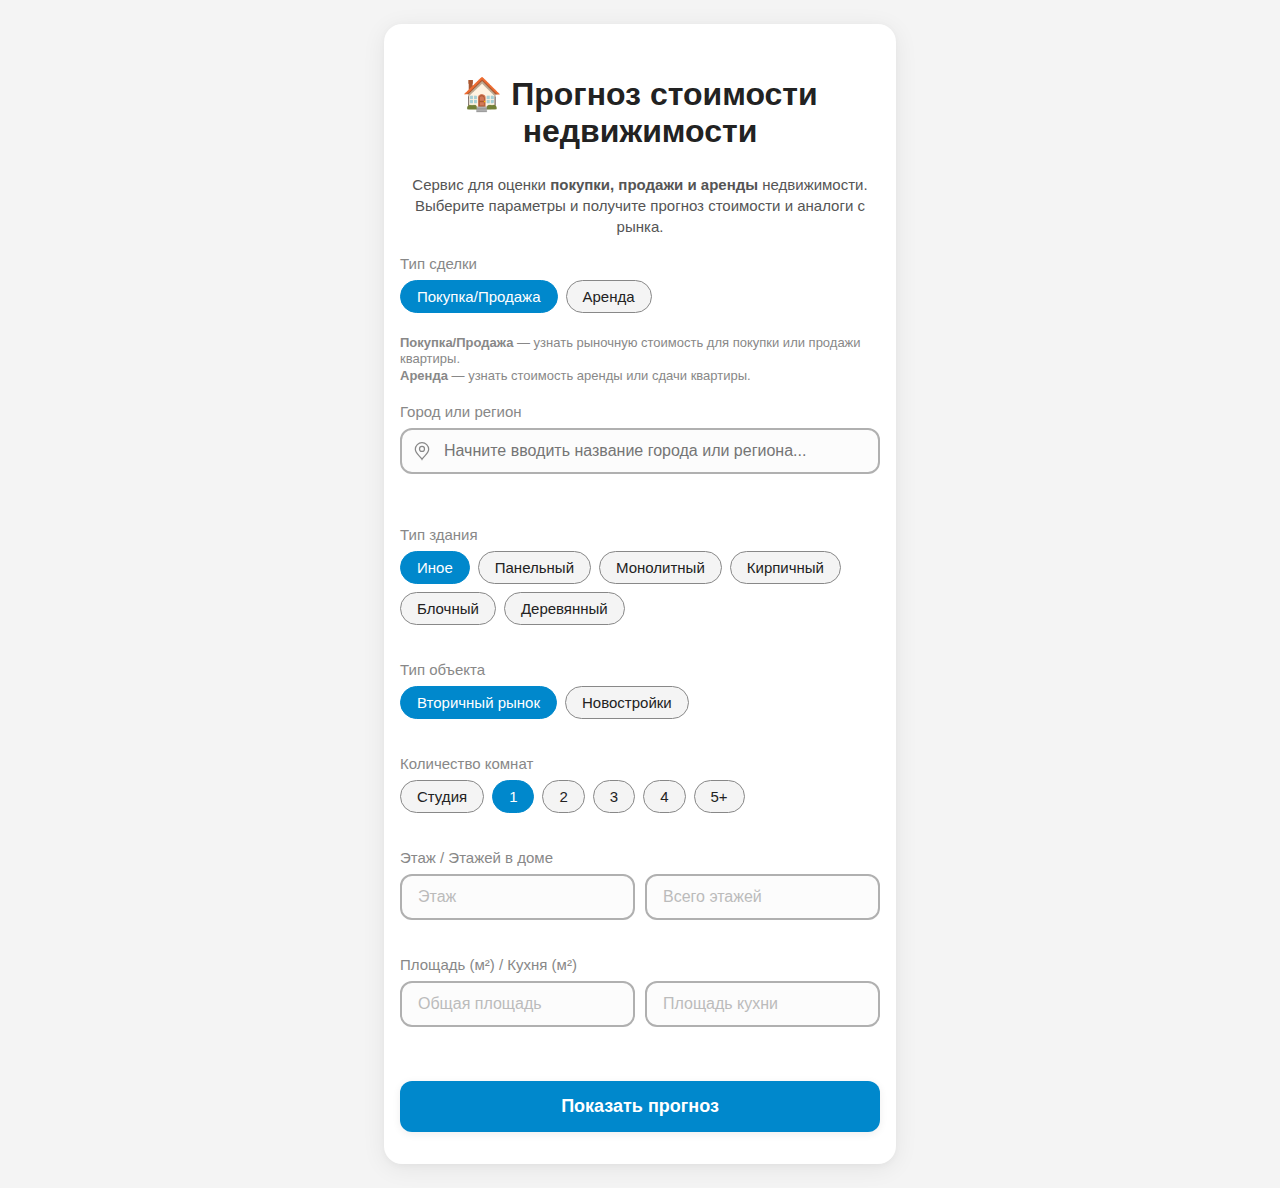
<file: index.html>
<!DOCTYPE html>
<html>
<head>
    <meta charset="UTF-8">
    <meta name="viewport" content="width=device-width, initial-scale=1.0">
    <title>Прогноз стоимости недвижимости</title>
    <style>
        body {
            font-family: -apple-system, BlinkMacSystemFont, 'Segoe UI', Roboto, Arial, sans-serif;
            background: #f4f4f4;
            color: #222222;
            margin: 0;
            padding: 0;
        }
        .container {
            max-width: 480px;
            margin: 24px auto;
            background: #ffffff;
            border-radius: 18px;
            box-shadow: 0 4px 24px 0 rgba(0,0,0,0.07), 0 1.5px 6px 0 rgba(0,0,0,0.03);
            padding: 24px 16px 32px 16px;
        }
        h2 {
            text-align: center;
            margin-bottom: 24px;
            font-size: 2rem;
        }
        .filter-group {
            margin-bottom: 18px;
            position: relative;
        }
        .filter-label {
            font-size: 15px;
            color: #888888;
            margin-bottom: 8px;
            display: block;
        }
        .chip-list {
            display: flex;
            flex-wrap: wrap;
            gap: 8px;
        }
        .chip {
            padding: 7px 16px;
            border-radius: 20px;
            background: #f4f4f4;
            border: 1.5px solid #888888;
            color: #222222;
            font-size: 15px;
            cursor: pointer;
            transition: background 0.15s, border 0.15s, color 0.15s;
            user-select: none;
        }
        .chip.selected {
            background: #0088cc;
            color: #fff;
            border-color: #0088cc;
        }
        .chip-error {
            border-color: #e74c3c !important;
            background: #fff0f0;
        }
        .input-row {
            display: flex;
            gap: 10px;
        }
        .input-row > div { width: 100%; }
        .input-row input {
            flex: 1;
        }
        input[type=number]::-webkit-inner-spin-button,
        input[type=number]::-webkit-outer-spin-button {
            -webkit-appearance: none;
            margin: 0;
        }
        input[type=number] {
            width: 100%;
            padding: 12px 16px;
            border-radius: 12px;
            border: 2px solid #b0b0b0;
            background: #fcfcfc;
            color: #222222;
            font-size: 16px;
            box-sizing: border-box;
            outline: none;
            transition: border 0.25s, box-shadow 0.25s;
            margin-bottom: 0;
        }
        input[type=number]:focus {
            border: 2px solid #0088cc;
            box-shadow: 0 0 0 2px rgba(0,136,204,0.10);
            background: #fff;
        }
        input[type=number]::placeholder {
            color: #bbbbbb;
            opacity: 1;
        }
        .input-error {
            border: 2px solid #e74c3c !important;
            background: #fff0f0;
        }
        .field-error {
            color: #e74c3c;
            font-size: 13px;
            margin-top: 2px;
            min-height: 16px;
        }
        .predict-btn {
            width: 100%;
            padding: 15px;
            background: #0088cc;
            color: #ffffff;
            border: none;
            border-radius: 12px;
            font-size: 18px;
            font-weight: bold;
            box-shadow: 0 2px 8px rgba(0,0,0,0.07);
            cursor: pointer;
            margin-top: 18px;
            transition: background 0.2s, transform 0.1s;
        }
        .predict-btn:active {
            background: #006699;
            transform: scale(0.98);
        }
        .result-block {
            margin-top: 28px;
            text-align: center;
            background: #ffffff;
            border-radius: 14px;
            box-shadow: 0 2px 8px rgba(0,0,0,0.04);
            padding: 18px 10px;
            animation: fadeResult 0.5s;
        }
        @keyframes fadeResult {
            from { opacity: 0; transform: translateY(20px);}
            to   { opacity: 1; transform: translateY(0);}
        }
        .result-price {
            font-size: 30px;
            font-weight: bold;
            color: #0088cc;
            margin-bottom: 8px;
        }
        .result-desc {
            color: #888888;
            font-size: 15px;
        }
        @media (max-width: 600px) {
            .container { padding: 12px 2vw 24px 2vw; }
        }

        /* Стили для единого поиска */
        .location-search-container {
            position: relative;
            margin-bottom: 18px;
        }

        .location-search-input {
            width: 100%;
            padding: 12px 16px 12px 42px;
            border-radius: 12px;
            border: 2px solid #b0b0b0;
            background: #fcfcfc;
            color: #222222;
            font-size: 16px;
            box-sizing: border-box;
            outline: none;
            transition: border 0.25s, box-shadow 0.25s;
        }

        .location-search-input:focus {
            border: 2px solid #0088cc;
            box-shadow: 0 0 0 2px rgba(0,136,204,0.10);
            background: #fff;
        }

        .location-search-icon {
            position: absolute;
            left: 12px;
            top: 50%;
            transform: translateY(-50%);
            pointer-events: none;
            z-index: 2;
        }

        .search-results {
            position: absolute;
            top: 100%;
            left: 0;
            right: 0;
            background: #ffffff;
            border: 2px solid #0088cc;
            border-top: none;
            border-radius: 0 0 12px 12px;
            box-shadow: 0 4px 16px rgba(0,0,0,0.15);
            z-index: 1000;
            max-height: 300px;
            overflow-y: auto;
            display: none;
        }

        .region-group {
            border-bottom: 1px solid #f0f0f0;
        }

        .region-name {
            padding: 12px 16px;
            background: #f8f9fa;
            font-weight: bold;
            color: #555;
            font-size: 14px;
            border-bottom: 1px solid #e9ecef;
        }

        .city-item {
            padding: 12px 16px 12px 32px;
            cursor: pointer;
            font-size: 15px;
            color: #222222;
            transition: background 0.15s, color 0.15s;
            border-bottom: 1px solid #f8f9fa;
        }

        .city-item:hover, .city-item.selected {
            background: #0088cc;
            color: #fff;
        }

        .city-item:last-child {
            border-bottom: none;
        }

        .no-results {
            padding: 16px;
            text-align: center;
            color: #888;
            font-style: italic;
        }

        .selected-location-info {
            margin-top: 8px;
            padding: 12px;
            background: #f8f9fa;
            border-radius: 8px;
            border-left: 4px solid #0088cc;
            display: none;
        }
    </style>
</head>

<body>
    <div class="container">
        <h2>🏠 Прогноз стоимости недвижимости</h2>
        <div style="margin-bottom:18px;color:#555;font-size:15px;text-align:center;line-height:1.4;">
            Сервис для оценки <b>покупки, продажи и аренды</b> недвижимости.<br>Выберите параметры и получите прогноз стоимости и аналоги с рынка.
        </div>

        <!-- Блок выбора типа сделки -->
        <div class="filter-group">
            <span class="filter-label">Тип сделки</span>
            <div class="chip-list" id="deal-type-list"></div>
            <div class="field-error" id="error-deal-type"></div>
            <div style="color:#888;font-size:13px;margin-top:4px;line-height:1.3;">
                <b>Покупка/Продажа</b> — узнать рыночную стоимость для покупки или продажи квартиры.<br>
                <b>Аренда</b> — узнать стоимость аренды или сдачи квартиры.
            </div>
        </div>

        <!-- Единая поисковая строка для локации -->
        <div class="filter-group">
            <span class="filter-label">Город или регион</span>
            <div class="location-search-container">
                <svg class="location-search-icon" width="20" height="20" viewBox="0 0 24 24" fill="none" xmlns="http://www.w3.org/2000/svg">
                    <path d="M12 12.5C13.6569 12.5 15 11.1569 15 9.5C15 7.84315 13.6569 6.5 12 6.5C10.3431 6.5 9 7.84315 9 9.5C9 11.1569 10.3431 12.5 12 12.5Z" stroke="#888" stroke-width="1.5"/>
                    <path d="M12 22C14 18 20 15.4183 20 10C20 5.58172 16.4183 2 12 2C7.58172 2 4 5.58172 4 10C4 15.4183 10 18 12 22Z" stroke="#888" stroke-width="1.5"/>
                </svg>
                <input type="text" id="location-search" class="location-search-input" placeholder="Начните вводить название города или региона..." autocomplete="off">
                <div id="search-results" class="search-results"></div>
            </div>
            <div class="field-error" id="error-location"></div>
            <div id="selected-location-info" class="selected-location-info">
                <div><strong>Выбрано:</strong> <span id="selected-location-text"></span></div>
            </div>
        </div>

        <!-- Блок выбора типа здания -->
        <div class="filter-group">
            <span class="filter-label">Тип здания</span>
            <div class="chip-list" id="building-type-list"></div>
            <div class="field-error" id="error-building-type"></div>
        </div>

        <!-- Блок выбора типа объекта -->
        <div class="filter-group">
            <span class="filter-label">Тип объекта</span>
            <div class="chip-list" id="object-type-list"></div>
            <div class="field-error" id="error-object-type"></div>
        </div>

        <!-- Блок выбора количества комнат -->
        <div class="filter-group">
            <span class="filter-label">Количество комнат</span>
            <div class="chip-list" id="rooms-list"></div>
            <div class="field-error" id="error-rooms"></div>
        </div>

        <!-- Блок ввода этажа и этажности -->
        <div class="filter-group">
            <span class="filter-label">Этаж / Этажей в доме</span>
            <div class="input-row">
                <div>
                    <input type="number" id="level" placeholder="Этаж" min="1" max="20">
                    <div class="field-error" id="error-level"></div>
                </div>
                <div>
                    <input type="number" id="levels" placeholder="Всего этажей" min="1" max="20">
                    <div class="field-error" id="error-levels"></div>
                </div>
            </div>
        </div>

        <!-- Блок ввода площади и площади кухни -->
        <div class="filter-group">
            <span class="filter-label">Площадь (м²) / Кухня (м²)</span>
            <div class="input-row">
                <div>
                    <input type="number" id="area" placeholder="Общая площадь" min="10" max="200">
                    <div class="field-error" id="error-area"></div>
                </div>
                <div>
                    <input type="number" id="kitchen_area" placeholder="Площадь кухни" min="3" max="50">
                    <div class="field-error" id="error-kitchen_area"></div>
                </div>
            </div>
        </div>

        <button class="predict-btn" onclick="calculate()">Показать прогноз</button>
        <div id="result" style="display:none"></div>
    </div>
    <script>
        // --- Категории ---
        const buildingTypes = [
            {label: "Иное", value: 0},
            {label: "Панельный", value: 1},
            {label: "Монолитный", value: 2},
            {label: "Кирпичный", value: 3},
            {label: "Блочный", value: 4},
            {label: "Деревянный", value: 5}
        ];
        const objectTypes = [
            {label: "Вторичный рынок", value: 1},
            {label: "Новостройки", value: 2}
        ];
        const rooms = [
            {label: "Студия", value: -1},
            {label: "1", value: 1},
            {label: "2", value: 2},
            {label: "3", value: 3},
            {label: "4", value: 4},
            {label: "5+", value: 5}
        ];
        const dealTypes = [
            {label: "Покупка/Продажа", value: "sale"},
            {label: "Аренда", value: "rent"}
        ];

        // --- Элементы UI ---
        const locationSearch = document.getElementById('location-search');
        const searchResults = document.getElementById('search-results');
        const selectedLocationInfo = document.getElementById('selected-location-info');
        const selectedLocationText = document.getElementById('selected-location-text');

        let selectedLocation = { type: '', name: '', region: '' };

        // --- Инициализация чипов ---
        let selectedChips = {
            'deal-type-list': null,
            'building-type-list': null,
            'object-type-list': null,
            'rooms-list': null
        };

        function renderChips(list, containerId, single=true) {
            const container = document.getElementById(containerId);
            container.innerHTML = '';
            list.forEach((item, idx) => {
                const chip = document.createElement('div');
                chip.className = 'chip';
                chip.textContent = item.label || item;
                chip.dataset.value = item.value !== undefined ? item.value : item;
                chip.onclick = () => {
                    if (single) {
                        container.querySelectorAll('.chip').forEach(c => c.classList.remove('selected'));
                        chip.classList.add('selected');
                        selectedChips[containerId] = chip.dataset.value;
                    } else {
                        chip.classList.toggle('selected');
                    }
                };
                if (selectedChips[containerId] && chip.dataset.value == selectedChips[containerId]) {
                    chip.classList.add('selected');
                }
                container.appendChild(chip);
            });
        }

        // Инициализация чипов
        renderChips(buildingTypes, 'building-type-list');
        renderChips(objectTypes, 'object-type-list');
        renderChips(rooms, 'rooms-list');
        renderChips(dealTypes, 'deal-type-list');

        // --- Функции для единого поиска ---
        function debounce(func, wait) {
            let timeout;
            return function executedFunction(...args) {
                const later = () => {
                    clearTimeout(timeout);
                    func(...args);
                };
                clearTimeout(timeout);
                timeout = setTimeout(later, wait);
            };
        }

        async function searchLocations(query) {
            if (query.length < 2) {
                searchResults.innerHTML = '';
                searchResults.style.display = 'none';
                return;
            }

            try {
                const response = await fetch(`/api/search-locations?q=${encodeURIComponent(query)}`);
                if (!response.ok) throw new Error('Ошибка поиска');

                const locations = await response.json();
                renderSearchResults(locations);
            } catch (error) {
                console.error('Ошибка поиска локаций:', error);
                searchResults.innerHTML = '<div class="no-results">Ошибка загрузки данных</div>';
                searchResults.style.display = 'block';
            }
        }

        function renderSearchResults(locations) {
            if (!locations || locations.length === 0) {
                searchResults.innerHTML = '<div class="no-results">Ничего не найдено</div>';
                searchResults.style.display = 'block';
                return;
            }

            // Группируем по регионам
            const grouped = {};
            locations.forEach(location => {
                if (location.type === 'region') {
                    if (!grouped[location.value]) {
                        grouped[location.value] = { region: location, cities: [] };
                    }
                } else {
                    if (!grouped[location.region]) {
                        grouped[location.region] = {
                            region: { type: 'region', name: location.region, value: location.region },
                            cities: []
                        };
                    }
                    grouped[location.region].cities.push(location);
                }
            });

            // Сортируем регионы по алфавиту
            const sortedRegions = Object.keys(grouped).sort((a, b) => a.localeCompare(b, 'ru'));

            // Рендерим результаты
            const html = sortedRegions.map(regionName => {
                const group = grouped[regionName];
                // Сортируем города по алфавиту
                const sortedCities = group.cities.sort((a, b) => a.name.localeCompare(b.name, 'ru'));

                return `
                    <div class="region-group">
                        <div class="region-name">${group.region.name}</div>
                        ${sortedCities.map(city => `
                            <div class="city-item" data-type="city" data-name="${city.name}" data-region="${city.region}">
                                ${city.name}
                            </div>
                        `).join('')}
                    </div>
                `;
            }).join('');

            searchResults.innerHTML = html;
            searchResults.style.display = 'block';

            // Добавляем обработчики событий
            document.querySelectorAll('.city-item').forEach(item => {
                item.addEventListener('click', () => {
                    const type = item.dataset.type;
                    const name = item.dataset.name;
                    const region = item.dataset.region;

                    selectedLocation = { type, name, region };
                    locationSearch.value = name;
                    selectedLocationText.textContent = `${name} (${region})`;
                    selectedLocationInfo.style.display = 'block';

                    searchResults.style.display = 'none';
                });
            });
        }

        // Обработчики событий для поиска
        locationSearch.addEventListener('input', debounce((e) => {
            searchLocations(e.target.value.trim());
        }, 300));

        locationSearch.addEventListener('focus', () => {
            if (locationSearch.value.trim().length >= 2) {
                searchLocations(locationSearch.value.trim());
            }
        });

        // Скрытие результатов при клике вне поля
        document.addEventListener('click', (e) => {
            if (!locationSearch.contains(e.target) && !searchResults.contains(e.target)) {
                searchResults.style.display = 'none';
            }
        });

        // --- Валидация и расчет ---
        function clearFieldErrors() {
            document.querySelectorAll('.field-error').forEach(e => e.textContent = '');
            document.querySelectorAll('.input-error').forEach(e => e.classList.remove('input-error'));
            document.querySelectorAll('.chip-list').forEach(e => e.classList.remove('chip-error'));
        }

        function showFieldError(inputId, errorId, message) {
            document.getElementById(errorId).textContent = message;
            if (document.getElementById(inputId)) {
                document.getElementById(inputId).classList.add('input-error');
            }
        }

        function showChipError(errorId, message, chipListId) {
            document.getElementById(errorId).textContent = message;
            document.getElementById(chipListId).classList.add('chip-error');
        }

        function getSelected(containerId) {
            const sel = document.querySelector(`#${containerId} .chip.selected`);
            if (sel) return sel.dataset.value;
            return selectedChips[containerId] || null;
        }

        async function calculate() {
            clearFieldErrors();
            let hasError = false;

            // Валидация локации
            if (!selectedLocation.name || !selectedLocation.region) {
                showFieldError('location-search', 'error-location', 'Выберите город из списка');
                hasError = true;
            }

            const building_type = getSelected('building-type-list');
            const object_type = getSelected('object-type-list');
            const roomsVal = getSelected('rooms-list');
            const level = document.getElementById('level').value;
            const levels = document.getElementById('levels').value;
            const area = document.getElementById('area').value;
            const kitchen_area = document.getElementById('kitchen_area').value;
            const deal_type = getSelected('deal-type-list');

            // Остальная валидация
            if (!building_type || !buildingTypes.some(t => String(t.value) === String(building_type))) {
                showChipError('error-building-type', 'Выберите тип здания из списка', 'building-type-list');
                hasError = true;
            }
            if (!object_type || !objectTypes.some(t => String(t.value) === String(object_type))) {
                showChipError('error-object-type', 'Выберите тип объекта из списка', 'object-type-list');
                hasError = true;
            }
            if (!roomsVal || !rooms.some(t => String(t.value) === String(roomsVal))) {
                showChipError('error-rooms', 'Выберите количество комнат из списка', 'rooms-list');
                hasError = true;
            }
            if (!level) {
                showFieldError('level', 'error-level', 'Заполните этаж');
                hasError = true;
            }
            if (!levels) {
                showFieldError('levels', 'error-levels', 'Заполните этажность');
                hasError = true;
            }
            if (!area) {
                showFieldError('area', 'error-area', 'Заполните площадь');
                hasError = true;
            }
            if (!kitchen_area) {
                showFieldError('kitchen_area', 'error-kitchen_area', 'Заполните кухню');
                hasError = true;
            }
            if (!deal_type || !dealTypes.some(t => String(t.value) === String(deal_type))) {
                showChipError('error-deal-type', 'Выберите тип сделки из списка', 'deal-type-list');
                hasError = true;
            }

            if (hasError) return;

            const resultBlock = document.getElementById('result');
            resultBlock.style.display = 'none';
            resultBlock.innerHTML = '';

            try {
                const response = await fetch('/api/predict', {
                    method: 'POST',
                    headers: {'Content-Type': 'application/json'},
                    body: JSON.stringify({
                        location: selectedLocation.name,
                        building_type: building_type,
                        object_type: object_type,
                        level: Number(level),
                        levels: Number(levels),
                        rooms: Number(roomsVal),
                        area: Number(area),
                        kitchen_area: Number(kitchen_area) || Number(area) * 0.2,
                        deal_type: deal_type
                    })
                });

                const data = await response.json();

                const pricePerSqm = Math.round(data.price / data.area);

                if (response.ok && data.success) {
                    resultBlock.innerHTML = `<div class="result-block">
                        <div class="result-price">${data.price_formatted} ₽</div>
                        <div class="result-desc">Ориентировочная стоимость по введённым параметрам</div>
                        <div style="margin-top:16px;text-align:left;color:#666;">
                            <div><strong>Регион:</strong> ${data.region}</div>
                            <div><strong>Город:</strong> ${data.city}</div>
                            <div><strong>Площадь:</strong> ${data.area} м²</div>
                            <div><strong>Комнат:</strong> ${data.rooms}</div>
                            <div><strong>Цена за м²:</strong> ${pricePerSqm.toLocaleString('ru-RU')} ₽</div>
                        </div>
                    </div>`;
                } else {
                    resultBlock.innerHTML = `<div class="result-block"><div class="result-desc">${data.error || 'Ошибка расчёта'}</div></div>`;
                }
                resultBlock.style.display = 'block';
            } catch (e) {
                resultBlock.innerHTML = `<div class="result-block"><div class="result-desc">Ошибка соединения с сервером</div></div>`;
                resultBlock.style.display = 'block';
            }
        }

        // Инициализация при загрузке
        document.addEventListener('DOMContentLoaded', function() {
            // Устанавливаем значения по умолчанию для чипов
            selectedChips['building-type-list'] = '0';
            selectedChips['object-type-list'] = '1';
            selectedChips['rooms-list'] = '1';
            selectedChips['deal-type-list'] = 'sale';

            // Перерисовываем чипы с выбранными значениями по умолчанию
            renderChips(buildingTypes, 'building-type-list');
            renderChips(objectTypes, 'object-type-list');
            renderChips(rooms, 'rooms-list');
            renderChips(dealTypes, 'deal-type-list');
        });
    </script>
</body>
</html>
</file>
